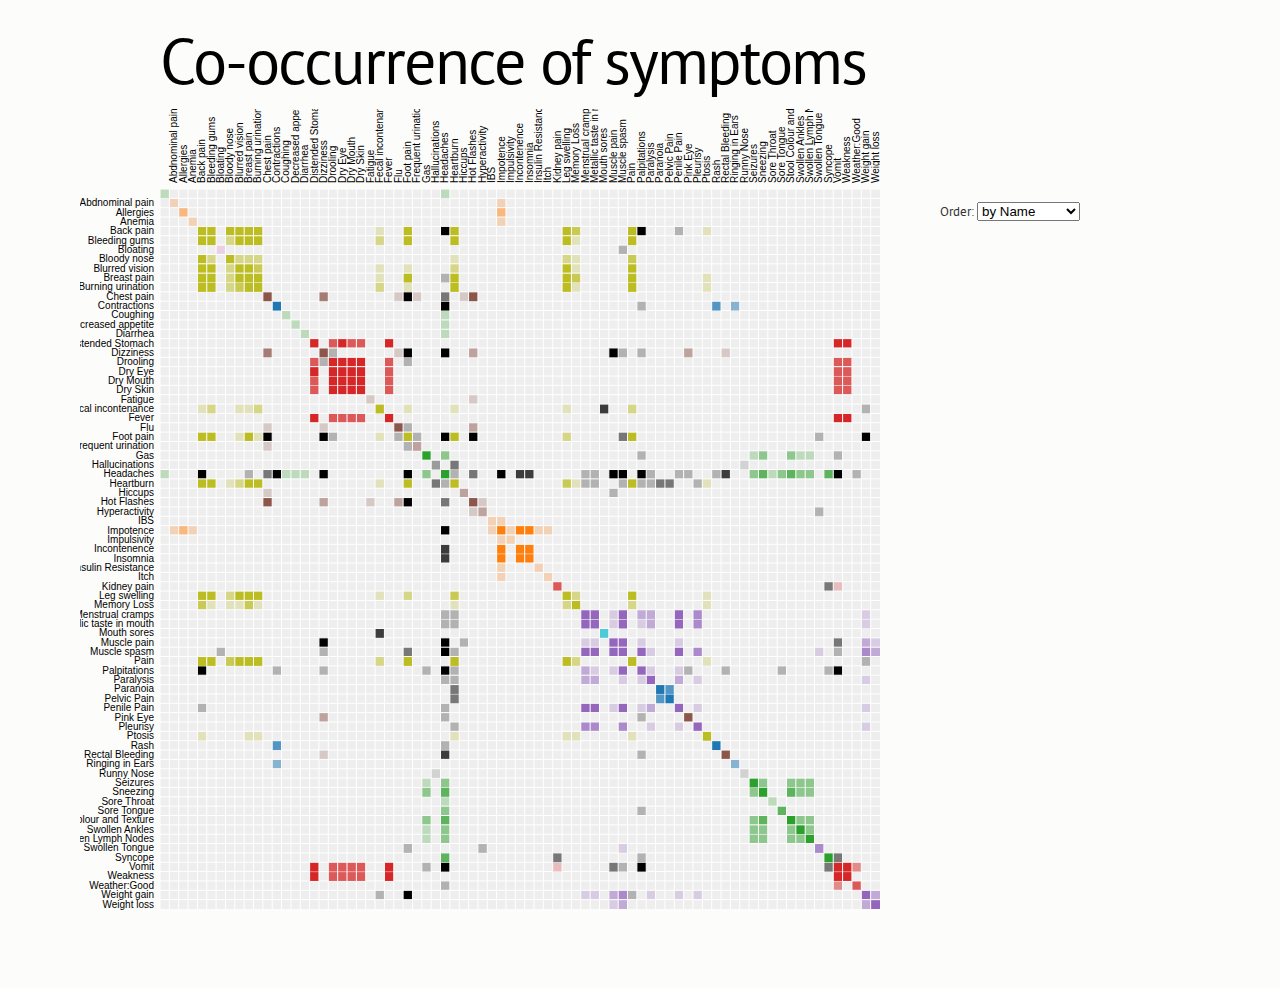
<file: www/miser/index.html>
<!DOCTYPE html>
<html class="ocks-org">
<meta charset="utf-8">
<title></title>
<style>

@import url(style.css?aea6f0a);

.background {
  fill: #eee;
}

line {
  stroke: #fff;
}

text.active {
  fill: red;
}

</style>
<script src="../cf/d3.v2.min.js" charset="utf-8"></script>

<h1> Co-occurrence of symptoms </h1>

<aside style="margin-top:80px;">
<p>Order: <select id="order">
  <option value="name">by Name</option>
  <option value="count">by Frequency</option>
  <option value="group">by Cluster</option>
</select>
</aside>

<script>

var margin = {top: 80, right: 0, bottom: 10, left: 80},
    width = 720,
    height = 720;

var x = d3.scale.ordinal().rangeBands([0, width]),
    z = d3.scale.linear().domain([0, 4]).clamp(true),
    c = d3.scale.category10().domain(d3.range(10));

var svg = d3.select("body").append("svg")
    .attr("width", width + margin.left + margin.right)
    .attr("height", height + margin.top + margin.bottom)
    .style("margin-left", -margin.left + "px")
  .append("g")
    .attr("transform", "translate(" + margin.left + "," + margin.top + ")");

d3.json("miserables.json", function(miserables) {
  var matrix = [],
      nodes = miserables.nodes,
      n = nodes.length;

  // Compute index per node.
  nodes.forEach(function(node, i) {
    node.index = i;
    node.count = 0;
    matrix[i] = d3.range(n).map(function(j) { return {x: j, y: i, z: 0}; });
  });

  // Convert links to matrix; count character occurrences.
  miserables.links.forEach(function(link) {
    matrix[link.source][link.target].z += link.value;
    matrix[link.target][link.source].z += link.value;
    matrix[link.source][link.source].z += link.value;
    matrix[link.target][link.target].z += link.value;
    nodes[link.source].count += link.value;
    nodes[link.target].count += link.value;
  });

  // Precompute the orders.
  var orders = {
    name: d3.range(n).sort(function(a, b) { return d3.ascending(nodes[a].name, nodes[b].name); }),
    count: d3.range(n).sort(function(a, b) { return nodes[b].count - nodes[a].count; }),
    group: d3.range(n).sort(function(a, b) { return nodes[b].group - nodes[a].group; })
  };

  // The default sort order.
  x.domain(orders.name);

  svg.append("rect")
      .attr("class", "background")
      .attr("width", width)
      .attr("height", height);

  var row = svg.selectAll(".row")
      .data(matrix)
    .enter().append("g")
      .attr("class", "row")
      .attr("transform", function(d, i) { return "translate(0," + x(i) + ")"; })
      .each(row);

  row.append("line")
      .attr("x2", width);

  row.append("text")
      .attr("x", -6)
      .attr("y", x.rangeBand() / 2)
      .attr("dy", ".32em")
      .attr("text-anchor", "end")
      .text(function(d, i) { return nodes[i].name; });

  var column = svg.selectAll(".column")
      .data(matrix)
    .enter().append("g")
      .attr("class", "column")
      .attr("transform", function(d, i) { return "translate(" + x(i) + ")rotate(-90)"; });

  column.append("line")
      .attr("x1", -width);

  column.append("text")
      .attr("x", 6)
      .attr("y", x.rangeBand() / 2)
      .attr("dy", ".32em")
      .attr("text-anchor", "start")
      .text(function(d, i) { return nodes[i].name; });

  function row(row) {
    var cell = d3.select(this).selectAll(".cell")
        .data(row.filter(function(d) { return d.z; }))
      .enter().append("rect")
        .attr("class", "cell")
        .attr("x", function(d) { return x(d.x); })
        .attr("width", x.rangeBand())
        .attr("height", x.rangeBand())
        .style("fill-opacity", function(d) { return z(d.z); })
        .style("fill", function(d) { return nodes[d.x].group == nodes[d.y].group ? c(nodes[d.x].group) : null; })
        .on("mouseover", mouseover)
        .on("mouseout", mouseout);
  }

  function mouseover(p) {
    d3.selectAll(".row text").classed("active", function(d, i) { return i == p.y; });
    d3.selectAll(".column text").classed("active", function(d, i) { return i == p.x; });
  }

  function mouseout() {
    d3.selectAll("text").classed("active", false);
  }

  d3.select("#order").on("change", function() {
    clearTimeout(timeout);
    order(this.value);
  });

  function order(value) {
    x.domain(orders[value]);

    var t = svg.transition().duration(2500);

    t.selectAll(".row")
        .delay(function(d, i) { return x(i) * 4; })
        .attr("transform", function(d, i) { return "translate(0," + x(i) + ")"; })
      .selectAll(".cell")
        .delay(function(d) { return x(d.x) * 4; })
        .attr("x", function(d) { return x(d.x); });

    t.selectAll(".column")
        .delay(function(d, i) { return x(i) * 4; })
        .attr("transform", function(d, i) { return "translate(" + x(i) + ")rotate(-90)"; });
  }

  var timeout = setTimeout(function() {
    order("group");
    d3.select("#order").property("selectedIndex", 2).node().focus();
  }, 5000);
});

</script>
</file>
